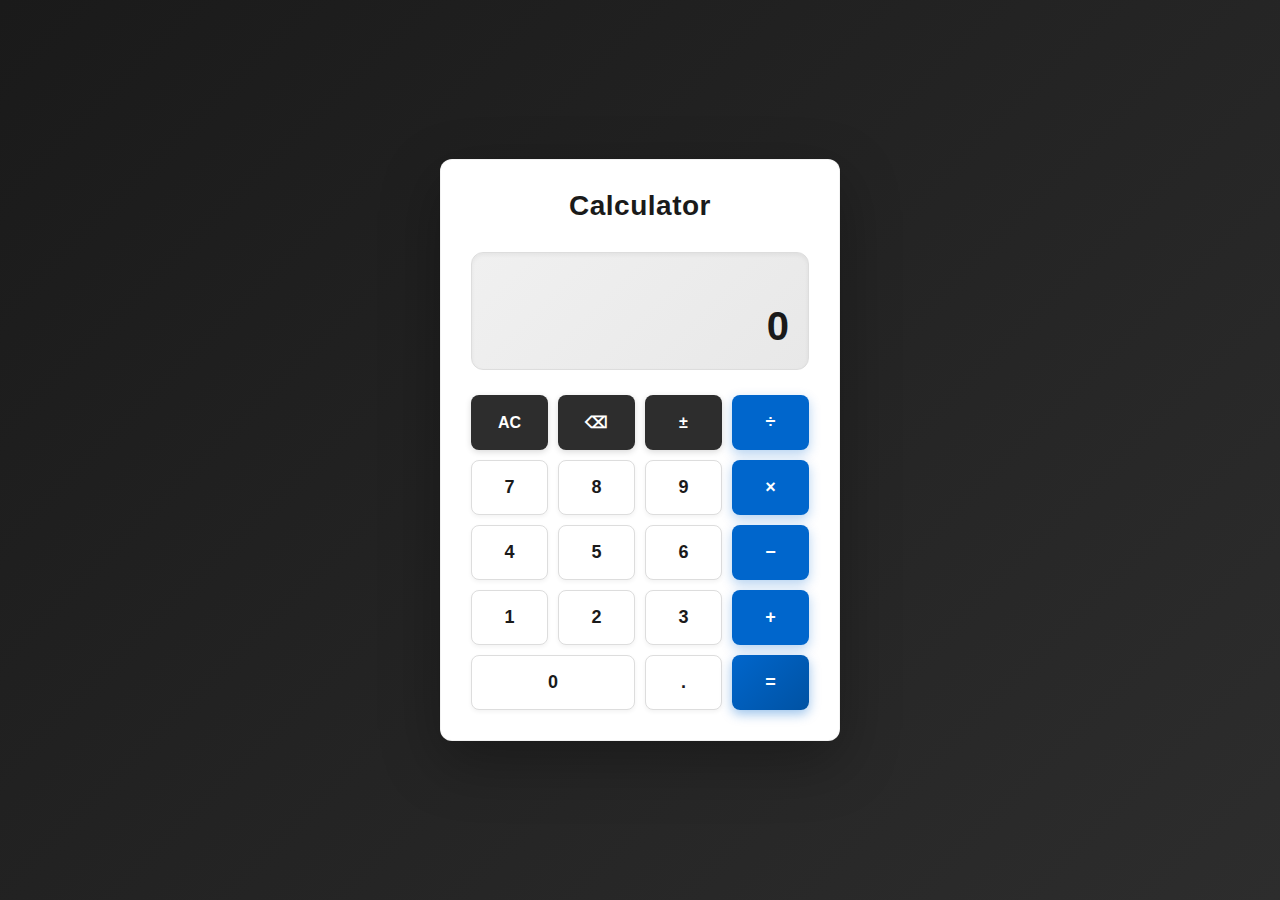
<file: calculator/index.html>
<!DOCTYPE html>
<html lang="en">
  <head>
    <meta charset="UTF-8" />
    <meta name="viewport" content="width=device-width, initial-scale=1.0" />
    <title>Calculator</title>
    <link rel="stylesheet" href="./style.css" />
  </head>
  <body>
    <main class="calculator-container">
      <div class="calculator-wrapper">
        <header class="calculator-header">
          <h1 class="calculator-title">Calculator</h1>
        </header>

        <div class="display-panel" aria-live="polite">
          <div class="expression-display" id="expression"></div>
          <div class="result-display" id="result">0</div>
        </div>

        <div class="buttons-grid" id="keys">
          <button class="btn btn--function" data-action="clear">AC</button>
          <button class="btn btn--function" data-action="backspace">⌫</button>
          <button class="btn btn--function" data-action="sign">±</button>
          <button class="btn btn--operator" data-op="/">÷</button>

          <button class="btn btn--number" data-digit="7">7</button>
          <button class="btn btn--number" data-digit="8">8</button>
          <button class="btn btn--number" data-digit="9">9</button>
          <button class="btn btn--operator" data-op="*">×</button>

          <button class="btn btn--number" data-digit="4">4</button>
          <button class="btn btn--number" data-digit="5">5</button>
          <button class="btn btn--number" data-digit="6">6</button>
          <button class="btn btn--operator" data-op="-">−</button>

          <button class="btn btn--number" data-digit="1">1</button>
          <button class="btn btn--number" data-digit="2">2</button>
          <button class="btn btn--number" data-digit="3">3</button>
          <button class="btn btn--operator" data-op="+">+</button>

          <button class="btn btn--number btn--wide" data-digit="0">0</button>
          <button class="btn btn--number" data-action="dot">.</button>
          <button class="btn btn--equals" data-action="equals">=</button>
        </div>
      </div>
    </main>

    <script src="./script.js"></script>
  </body>
</html>
</file>
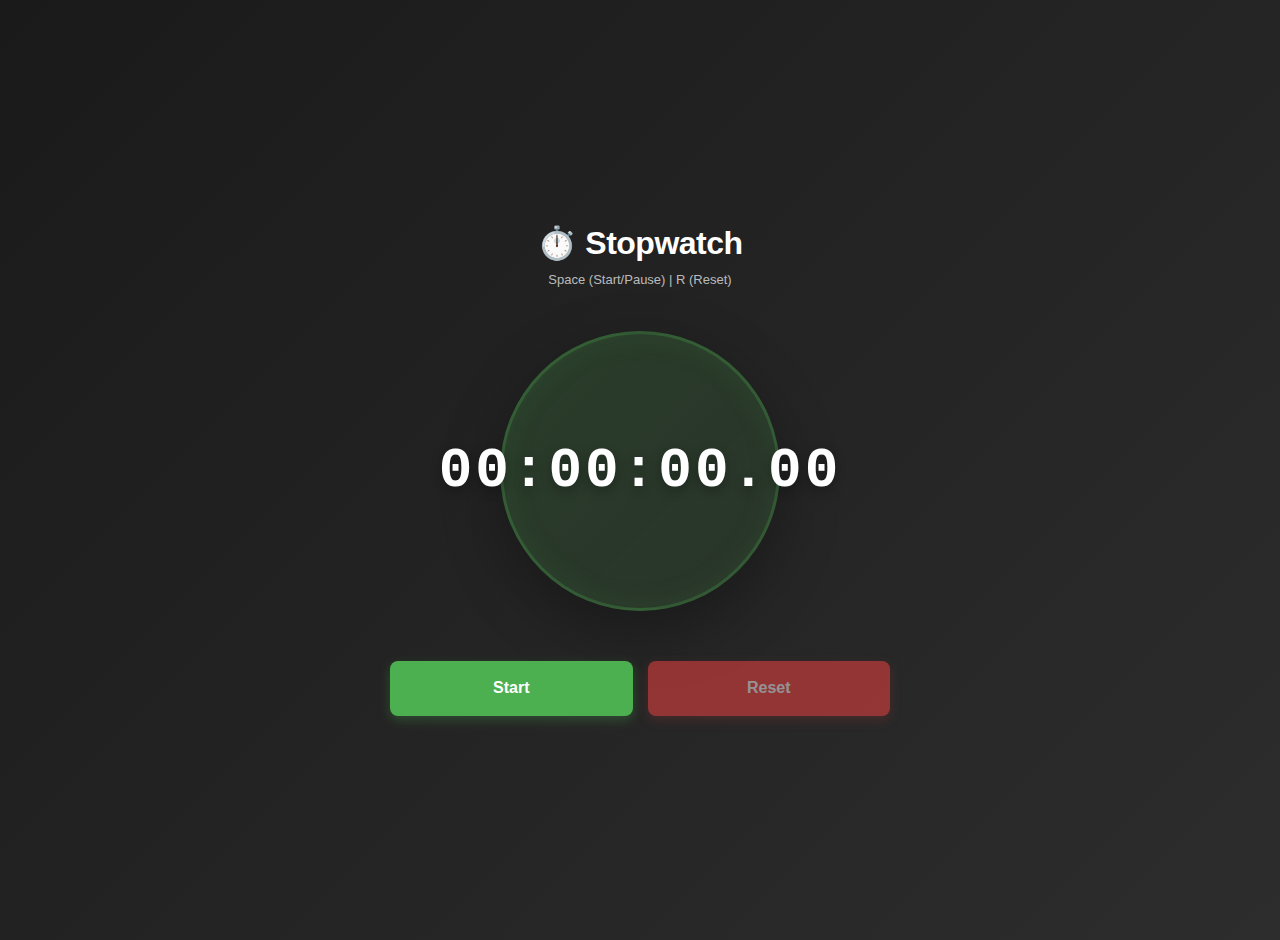
<file: stopwatch/index.html>
<!DOCTYPE html>
<html lang="en">
  <head>
    <meta charset="UTF-8" />
    <meta name="viewport" content="width=device-width, initial-scale=1.0" />
    <title>Stopwatch</title>
    <link rel="stylesheet" href="./style.css" />
  </head>
  <body>
    <main class="stopwatch-app">
      <div class="stopwatch-container">
        <header class="app-header">
          <h1 class="app-title">⏱️ Stopwatch</h1>
          <p class="app-subtitle">Space (Start/Pause) | R (Reset)</p>
        </header>

        <div class="timer-display-section">
          <div class="timer-ring">
            <div class="timer-content">
              <div class="time-display" id="time">00:00:00.00</div>
            </div>
          </div>
        </div>

        <div class="controls-grid">
          <button class="btn btn--primary" id="startPause">Start</button>
          <button class="btn btn--danger" id="reset" disabled>Reset</button>
        </div>
      </div>
    </main>

    <script src="./script.js"></script>
  </body>
</html>
</file>
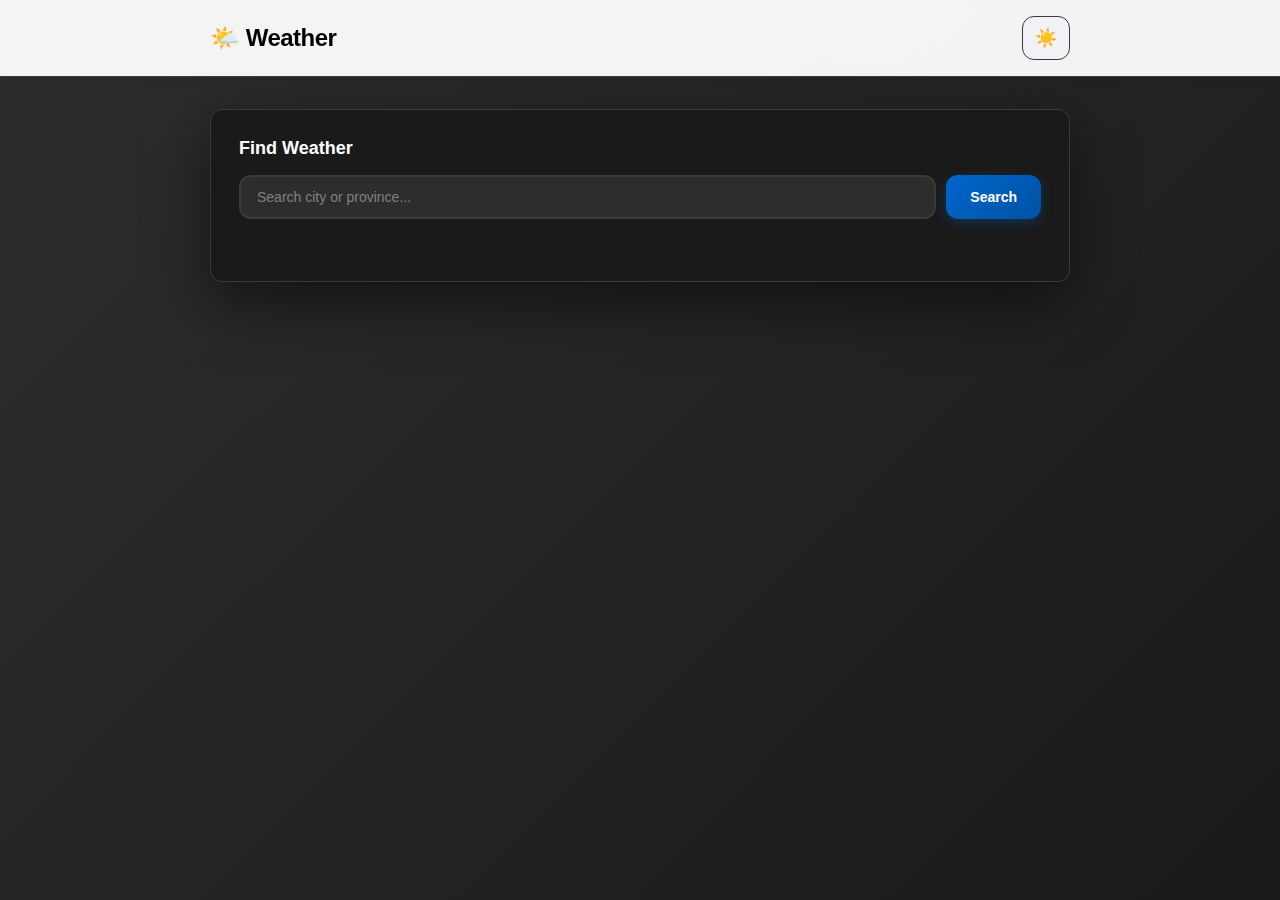
<file: weather-api/index.html>
<!DOCTYPE html>
<html lang="en">
<head>
  <meta charset="UTF-8" />
  <title>Weather App</title>
  <meta name="viewport" content="width=device-width, initial-scale=1" />
  <link rel="stylesheet" href="style.css" />
</head>
<body>
  <main class="weather-app">
    <!-- Top Navigation Bar -->
    <nav class="app-navbar">
      <div class="navbar-content">
        <h1 class="app-title">🌤️ Weather</h1>
        <button id="themeToggle" class="theme-toggle" aria-label="Toggle theme">🌙</button>
      </div>
    </nav>

    <!-- Main Content -->
    <div class="app-content">
      <div class="search-card">
        <h2 class="search-title">Find Weather</h2>
        <div class="search-form">
          <input
            type="text"
            id="cityInput"
            class="input-field"
            placeholder="Search city or province..."
            autocomplete="off"
          />
          <button id="searchBtn" class="btn btn--primary">
            <span>Search</span>
          </button>
        </div>
        <select id="placeSelect" class="place-select hidden" aria-label="Choose location"></select>
        <p id="status" class="status" aria-live="polite"></p>
        <div id="errorBox" class="error-box hidden" role="alert"></div>
      </div>

      <!-- Weather Display Section -->
      <div id="weatherResult" class="weather-display hidden">
        <div class="weather-hero">
          <div class="location-info">
            <h2 id="cityName" class="city-name"></h2>
            <p id="country" class="country-text"></p>
          </div>
          <div class="temp-display">
            <span id="temp" class="temperature"></span>
            <span class="temp-unit">°C</span>
          </div>
        </div>

        <p id="description" class="weather-description"></p>

        <div class="details-grid">
          <div class="detail-card">
            <div class="detail-icon">🌡️</div>
            <div class="detail-content">
              <span class="detail-label">Feels Like</span>
              <span id="feelsLike" class="detail-value"></span>°C
            </div>
          </div>
          <div class="detail-card">
            <div class="detail-icon">💧</div>
            <div class="detail-content">
              <span class="detail-label">Humidity</span>
              <span id="humidity" class="detail-value"></span>%
            </div>
          </div>
          <div class="detail-card">
            <div class="detail-icon">💨</div>
            <div class="detail-content">
              <span class="detail-label">Wind Speed</span>
              <span id="wind" class="detail-value"></span>m/s
            </div>
          </div>
        </div>
      </div>

      <!-- Forecast Section -->
      <div id="forecastBox" class="forecast-container hidden">
        <h3 class="forecast-title">📅 5-Day Forecast</h3>
        <div id="forecastGrid" class="forecast-grid"></div>
      </div>
    </div>
  </main>

  <script src="script.js"></script>
</body>
</html>
</file>
<file: calculator/style.css>
/* ===== Global Styles ===== */
* {
  margin: 0;
  padding: 0;
  box-sizing: border-box;
}

:root {
  --color-black: #1a1a1a;
  --color-white: #ffffff;
  --color-light-gray: #f5f5f5;
  --color-dark-gray: #2d2d2d;
  --color-accent: #0066cc;
  --color-error: #ff4444;
  --transition-speed: 0.2s;
  --border-radius: 12px;
}

body {
  font-family: "Segoe UI", Tahoma, Geneva, Verdana, sans-serif;
  background: linear-gradient(135deg, #1a1a1a 0%, #2d2d2d 100%);
  min-height: 100vh;
  display: flex;
  justify-content: center;
  align-items: center;
  padding: 20px;
}

/* ===== Main Container ===== */
.calculator-container {
  width: 100%;
  max-width: 400px;
  animation: slideInDown 0.6s ease-out;
}

@keyframes slideInDown {
  from {
    opacity: 0;
    transform: translateY(-30px);
  }
  to {
    opacity: 1;
    transform: translateY(0);
  }
}

.calculator-wrapper {
  background: var(--color-white);
  border-radius: var(--border-radius);
  box-shadow: 0 20px 60px rgba(0, 0, 0, 0.3),
              0 0 1px rgba(0, 0, 0, 0.1);
  padding: 30px;
  border: 1px solid rgba(0, 0, 0, 0.05);
}

/* ===== Header ===== */
.calculator-header {
  text-align: center;
  margin-bottom: 30px;
  animation: fadeIn 0.6s ease-out 0.2s both;
}

@keyframes fadeIn {
  from {
    opacity: 0;
  }
  to {
    opacity: 1;
  }
}

.calculator-title {
  font-size: 28px;
  color: var(--color-black);
  margin-bottom: 8px;
  font-weight: 700;
  letter-spacing: 0.5px;
}

.calculator-subtitle {
  font-size: 12px;
  color: #999;
  font-weight: 400;
  line-height: 1.6;
}

/* ===== Display Panel ===== */
.display-panel {
  background: linear-gradient(135deg, #f0f0f0 0%, #e8e8e8 100%);
  border-radius: var(--border-radius);
  padding: 20px;
  margin-bottom: 25px;
  border: 1px solid #ddd;
  box-shadow: inset 0 2px 4px rgba(0, 0, 0, 0.05);
  animation: slideInDown 0.5s ease-out 0.15s both;
}

.expression-display {
  font-size: 14px;
  color: #666;
  text-align: right;
  margin-bottom: 10px;
  min-height: 18px;
  font-weight: 500;
  transition: color var(--transition-speed);
}

.result-display {
  font-size: 40px;
  color: var(--color-black);
  text-align: right;
  font-weight: 600;
  word-wrap: break-word;
  word-break: break-all;
  letter-spacing: -1px;
  min-height: 48px;
  display: flex;
  align-items: flex-end;
  justify-content: flex-end;
  animation: fadeIn 0.3s ease-out;
}

/* ===== Button Grid ===== */
.buttons-grid {
  display: grid;
  grid-template-columns: repeat(4, 1fr);
  gap: 10px;
  animation: slideInUp 0.5s ease-out 0.25s both;
}

@keyframes slideInUp {
  from {
    opacity: 0;
    transform: translateY(20px);
  }
  to {
    opacity: 1;
    transform: translateY(0);
  }
}

/* ===== Button Base Styles ===== */
.btn {
  border: none;
  border-radius: 8px;
  font-size: 18px;
  font-weight: 600;
  cursor: pointer;
  transition: all var(--transition-speed) ease;
  outline: none;
  min-height: 55px;
  position: relative;
  overflow: hidden;
  user-select: none;
  -webkit-user-select: none;
}

.btn::before {
  content: '';
  position: absolute;
  top: 50%;
  left: 50%;
  width: 0;
  height: 0;
  border-radius: 50%;
  background: rgba(255, 255, 255, 0.5);
  transform: translate(-50%, -50%);
  transition: width 0.6s, height 0.6s;
  pointer-events: none;
}

.btn:active::before {
  width: 300px;
  height: 300px;
}

/* Number Buttons */
.btn--number {
  background: var(--color-white);
  color: var(--color-black);
  border: 1.5px solid #ddd;
  box-shadow: 0 2px 4px rgba(0, 0, 0, 0.05);
}

.btn--number:hover {
  background: var(--color-light-gray);
  border-color: #ccc;
  box-shadow: 0 4px 8px rgba(0, 0, 0, 0.1);
  transform: translateY(-2px);
}

.btn--number:active {
  transform: translateY(0);
  box-shadow: 0 1px 2px rgba(0, 0, 0, 0.05);
}

/* Operator Buttons */
.btn--operator {
  background: var(--color-accent);
  color: var(--color-white);
  border: none;
  font-weight: 700;
  box-shadow: 0 4px 12px rgba(0, 102, 204, 0.3);
}

.btn--operator:hover {
  background: #0052a3;
  box-shadow: 0 6px 16px rgba(0, 102, 204, 0.4);
  transform: translateY(-2px);
}

.btn--operator:active {
  transform: translateY(0);
  box-shadow: 0 2px 6px rgba(0, 102, 204, 0.2);
}

/* Function Buttons */
.btn--function {
  background: var(--color-dark-gray);
  color: var(--color-white);
  border: none;
  font-size: 16px;
  box-shadow: 0 2px 6px rgba(0, 0, 0, 0.15);
}

.btn--function:hover {
  background: #1a1a1a;
  box-shadow: 0 4px 10px rgba(0, 0, 0, 0.25);
  transform: translateY(-2px);
}

.btn--function:active {
  transform: translateY(0);
  box-shadow: 0 1px 3px rgba(0, 0, 0, 0.15);
}

/* Equals Button */
.btn--equals {
  background: linear-gradient(135deg, var(--color-accent) 0%, #0052a3 100%);
  color: var(--color-white);
  border: none;
  font-weight: 700;
  box-shadow: 0 4px 12px rgba(0, 102, 204, 0.4);
}

.btn--equals:hover {
  box-shadow: 0 6px 20px rgba(0, 102, 204, 0.5);
  transform: translateY(-2px);
}

.btn--equals:active {
  transform: translateY(0);
  box-shadow: 0 2px 8px rgba(0, 102, 204, 0.3);
}

/* Wide Button (0) */
.btn--wide {
  grid-column: 1 / 3;
}

/* ===== Responsive Design ===== */
@media (max-width: 480px) {
  .calculator-wrapper {
    padding: 20px;
  }

  .calculator-title {
    font-size: 24px;
  }

  .result-display {
    font-size: 32px;
  }

  .btn {
    min-height: 50px;
    font-size: 16px;
  }

  .buttons-grid {
    gap: 8px;
  }
}

/* ===== Accessibility ===== */
.btn:focus-visible {
  outline: 2px solid var(--color-accent);
  outline-offset: 2px;
}

/* Error State Animation */
@keyframes errorShake {
  0%, 100% { transform: translateX(0); }
  25% { transform: translateX(-5px); }
  75% { transform: translateX(5px); }
}

.result-display.error {
  animation: errorShake 0.4s ease-in-out;
  color: var(--color-error);
}
</file>
<file: stopwatch/style.css>
/* ===== Global Styles ===== */
* {
  margin: 0;
  padding: 0;
  box-sizing: border-box;
}

:root {
  --color-black: #1a1a1a;
  --color-white: #ffffff;
  --color-light-gray: #f5f5f5;
  --color-dark-gray: #2d2d2d;
  --color-primary: #4CAF50;
  --color-danger: #ff4444;
  --transition-speed: 0.2s;
  --border-radius: 12px;
}

body {
  font-family: -apple-system, BlinkMacSystemFont, "Segoe UI", "Roboto", "Oxygen", "Ubuntu", "Cantarell", sans-serif;
  background: linear-gradient(135deg, #1a1a1a 0%, #2d2d2d 100%);
  min-height: 100vh;
  display: flex;
  justify-content: center;
  align-items: center;
  padding: 20px;
}

/* ===== Main Container ===== */
.stopwatch-app {
  display: flex;
  flex-direction: column;
  justify-content: center;
  align-items: center;
  width: 100%;
  min-height: 100vh;
}

.stopwatch-container {
  width: 100%;
  max-width: 500px;
  animation: slideInDown 0.6s ease-out;
}

@keyframes slideInDown {
  from {
    opacity: 0;
    transform: translateY(-30px);
  }
  to {
    opacity: 1;
    transform: translateY(0);
  }
}

/* ===== Header ===== */
.app-header {
  text-align: center;
  margin-bottom: 40px;
  animation: fadeIn 0.6s ease-out 0.2s both;
}

@keyframes fadeIn {
  from {
    opacity: 0;
  }
  to {
    opacity: 1;
  }
}

.app-title {
  font-size: 32px;
  color: var(--color-white);
  margin-bottom: 8px;
  font-weight: 700;
  letter-spacing: -0.5px;
}

.app-subtitle {
  font-size: 13px;
  color: rgba(255, 255, 255, 0.7);
  font-weight: 400;
  line-height: 1.6;
}

/* ===== Display Panel ===== */
.timer-display-section {
  display: flex;
  justify-content: center;
  align-items: center;
  margin-bottom: 50px;
  animation: slideInDown 0.5s ease-out 0.15s both;
}

.timer-ring {
  position: relative;
  width: 280px;
  height: 280px;
  border-radius: 50%;
  background: linear-gradient(135deg, rgba(76, 175, 80, 0.2) 0%, rgba(76, 175, 80, 0.1) 100%);
  border: 3px solid rgba(76, 175, 80, 0.3);
  display: flex;
  justify-content: center;
  align-items: center;
  box-shadow: 0 20px 60px rgba(0, 0, 0, 0.3),
              inset 0 0 30px rgba(76, 175, 80, 0.1);
}

.timer-content {
  width: 100%;
  height: 100%;
  display: flex;
  justify-content: center;
  align-items: center;
  border-radius: 50%;
}

.time-display {
  font-size: 56px;
  color: var(--color-white);
  font-weight: 700;
  font-family: "Courier New", monospace;
  letter-spacing: 3px;
  text-shadow: 0 4px 12px rgba(0, 0, 0, 0.3);
  animation: fadeIn 0.3s ease-out;
}

/* ===== Controls Grid ===== */
.controls-grid {
  display: grid;
  grid-template-columns: 1fr 1fr;
  gap: 15px;
  animation: slideInUp 0.5s ease-out 0.25s both;
}

@keyframes slideInUp {
  from {
    opacity: 0;
    transform: translateY(20px);
  }
  to {
    opacity: 1;
    transform: translateY(0);
  }
}

/* ===== Button Styles ===== */
.btn {
  border: none;
  border-radius: 8px;
  font-size: 16px;
  font-weight: 600;
  cursor: pointer;
  transition: all var(--transition-speed) ease;
  outline: none;
  min-height: 55px;
  position: relative;
  overflow: hidden;
  user-select: none;
  -webkit-user-select: none;
}

.btn::before {
  content: '';
  position: absolute;
  top: 50%;
  left: 50%;
  width: 0;
  height: 0;
  border-radius: 50%;
  background: rgba(255, 255, 255, 0.5);
  transform: translate(-50%, -50%);
  transition: width 0.6s, height 0.6s;
  pointer-events: none;
}

.btn:active::before {
  width: 300px;
  height: 300px;
}

/* Primary Button */
.btn--primary {
  background: var(--color-primary);
  color: var(--color-white);
  border: none;
  box-shadow: 0 4px 12px rgba(76, 175, 80, 0.3);
  font-weight: 700;
}

.btn--primary:hover:not(:disabled) {
  background: #45a049;
  box-shadow: 0 6px 16px rgba(76, 175, 80, 0.4);
  transform: translateY(-2px);
}

.btn--primary:active:not(:disabled) {
  transform: translateY(0);
  box-shadow: 0 2px 6px rgba(76, 175, 80, 0.2);
}

.btn--primary:disabled {
  opacity: 0.6;
  cursor: not-allowed;
}

/* Danger Button */
.btn--danger {
  background: var(--color-danger);
  color: var(--color-white);
  border: none;
  box-shadow: 0 4px 12px rgba(255, 68, 68, 0.3);
  font-weight: 700;
}

.btn--danger:hover:not(:disabled) {
  background: #ff2222;
  box-shadow: 0 6px 16px rgba(255, 68, 68, 0.4);
  transform: translateY(-2px);
}

.btn--danger:active:not(:disabled) {
  transform: translateY(0);
  box-shadow: 0 2px 6px rgba(255, 68, 68, 0.2);
}

.btn--danger:disabled {
  opacity: 0.5;
  cursor: not-allowed;
}

/* ===== Responsive Design ===== */
@media (max-width: 480px) {
  .stopwatch-wrapper {
    padding: 20px;
  }

  .stopwatch-title {
    font-size: 24px;
  }

  .time-display {
    font-size: 44px;
  }

  .controls-grid {
    gap: 10px;
  }

  .btn {
    min-height: 50px;
    font-size: 14px;
  }
}

/* ===== Accessibility ===== */
.btn:focus-visible {
  outline: 2px solid var(--color-primary);
  outline-offset: 2px;
}

.btn--danger:focus-visible {
  outline-color: var(--color-danger);
}
</file>
<file: weather-api/style.css>
/* ===== Global Styles ===== */
* {
  margin: 0;
  padding: 0;
  box-sizing: border-box;
}

:root {
  /* Light Mode */
  --bg-primary: #ffffff;
  --bg-secondary: #f5f5f5;
  --bg-gradient-start: #f0f0f0;
  --bg-gradient-end: #e8e8e8;
  --text-primary: #1a1a1a;
  --text-secondary: #666;
  --text-tertiary: #999;
  --border-color: #ddd;
  --input-bg: #ffffff;
  --input-border: #ccc;
  --card-shadow: 0 20px 60px rgba(0, 0, 0, 0.1);
  --button-shadow: 0 4px 12px rgba(0, 102, 204, 0.3);
  --color-primary: #0066cc;
  --color-primary-dark: #0052a3;
  --color-success: #4CAF50;
  --color-error: #ff4444;
  --transition-speed: 0.3s;
  --border-radius: 12px;
}

/* Dark Mode */
html[data-theme="dark"] {
  --bg-primary: #1a1a1a;
  --bg-secondary: #2d2d2d;
  --bg-gradient-start: #2a2a2a;
  --bg-gradient-end: #242424;
  --text-primary: #ffffff;
  --text-secondary: #b0b0b0;
  --text-tertiary: #808080;
  --border-color: #3a3a3a;
  --input-bg: #2d2d2d;
  --input-border: #444;
  --card-shadow: 0 20px 60px rgba(0, 0, 0, 0.5);
  --button-shadow: 0 4px 12px rgba(0, 102, 204, 0.4);
}

html {
  scroll-behavior: smooth;
}

body {
  font-family: -apple-system, BlinkMacSystemFont, "Segoe UI", "Roboto", "Oxygen", "Ubuntu", "Cantarell", sans-serif;
  background: linear-gradient(135deg, var(--bg-secondary) 0%, var(--bg-primary) 100%);
  min-height: 100vh;
  color: var(--text-primary);
  transition: background-color var(--transition-speed) ease;
}

/* ===== App Layout ===== */
.weather-app {
  display: flex;
  flex-direction: column;
  min-height: 100vh;
}

.app-navbar {
  background: var(--navbar-bg, rgba(255, 255, 255, 0.95));
  backdrop-filter: blur(10px);
  border-bottom: 1px solid var(--border-color);
  position: sticky;
  top: 0;
  z-index: 100;
  box-shadow: 0 2px 8px rgba(0, 0, 0, 0.08);
  transition: all var(--transition-speed) ease;
}

.navbar-content {
  max-width: 900px;
  margin: 0 auto;
  padding: 16px 20px;
  display: flex;
  justify-content: space-between;
  align-items: center;
}

.app-title {
  font-size: 24px;
  font-weight: 700;
  color: #000000;
  letter-spacing: -0.5px;
}

.app-content {
  flex: 1;
  max-width: 900px;
  margin: 0 auto;
  padding: 32px 20px;
  width: 100%;
}

/* ===== Theme Toggle ===== */
.theme-toggle {
  background: var(--bg-tertiary, #f0f2f5);
  border: 1px solid var(--border-color);
  border-radius: 12px;
  padding: 8px 12px;
  font-size: 18px;
  cursor: pointer;
  transition: all var(--transition-speed) ease;
  display: flex;
  align-items: center;
  justify-content: center;
  min-width: 44px;
  min-height: 44px;
}

.theme-toggle:hover {
  background: var(--border-color);
  transform: scale(1.05);
}

.theme-toggle:active {
  transform: scale(0.95);
}

/* ===== Search Card ===== */
.search-card {
  background: var(--bg-primary);
  border-radius: var(--border-radius);
  padding: 28px;
  box-shadow: var(--card-shadow);
  border: 1px solid var(--border-color);
  margin-bottom: 28px;
  animation: slideInDown 0.6s ease-out;
}

.search-title {
  font-size: 18px;
  font-weight: 600;
  color: var(--text-primary);
  margin-bottom: 16px;
}

.search-form {
  display: flex;
  gap: 10px;
  margin-bottom: 16px;
}

.input-field {
  flex: 1;
  padding: 12px 16px;
  border: 2px solid var(--border-color);
  border-radius: 12px;
  background: var(--bg-secondary);
  color: var(--text-primary);
  font-size: 14px;
  transition: all var(--transition-speed) ease;
  font-weight: 500;
}

.input-field:focus {
  outline: none;
  border-color: var(--color-primary);
  background: var(--bg-primary);
  box-shadow: 0 0 0 3px rgba(0, 102, 204, 0.1);
}

.input-field::placeholder {
  color: var(--text-tertiary);
}

/* ===== Buttons ===== */
.btn {
  border: none;
  border-radius: 12px;
  font-size: 14px;
  font-weight: 600;
  cursor: pointer;
  transition: all var(--transition-speed) ease;
  outline: none;
  min-height: 44px;
  padding: 0 24px;
  position: relative;
  overflow: hidden;
  user-select: none;
  display: flex;
  align-items: center;
  justify-content: center;
  gap: 8px;
  white-space: nowrap;
}

.btn::before {
  content: '';
  position: absolute;
  top: 50%;
  left: 50%;
  width: 0;
  height: 0;
  border-radius: 50%;
  background: rgba(255, 255, 255, 0.3);
  transform: translate(-50%, -50%);
  transition: width 0.6s, height 0.6s;
  pointer-events: none;
}

.btn:active::before {
  width: 300px;
  height: 300px;
}

.btn--primary {
  background: linear-gradient(135deg, var(--color-primary) 0%, var(--color-primary-dark) 100%);
  color: white;
  box-shadow: 0 4px 12px rgba(0, 102, 204, 0.3);
}

.btn--primary:hover:not(:disabled) {
  transform: translateY(-2px);
  box-shadow: 0 6px 20px rgba(0, 102, 204, 0.4);
}

.btn--primary:active:not(:disabled) {
  transform: translateY(0);
  box-shadow: 0 2px 8px rgba(0, 102, 204, 0.2);
}

.btn--primary:disabled {
  opacity: 0.6;
  cursor: not-allowed;
}

/* ===== Status & Error ===== */
.status {
  font-size: 13px;
  color: var(--text-secondary);
  margin-top: 12px;
  min-height: 18px;
  animation: fadeIn 0.3s ease-out;
}

@keyframes fadeIn {
  from { opacity: 0; }
  to { opacity: 1; }
}

.error-box {
  background: rgba(255, 68, 68, 0.1);
  border: 1px solid var(--color-error);
  border-radius: 12px;
  padding: 12px 16px;
  color: var(--color-error);
  font-size: 13px;
  margin-top: 12px;
  font-weight: 500;
  animation: slideInDown 0.3s ease-out;
}

.hidden {
  display: none !important;
}

/* ===== Place Select ===== */
.place-select {
  width: 100%;
  padding: 12px 16px;
  margin-top: 12px;
  border: 2px solid var(--border-color);
  border-radius: 12px;
  background: var(--bg-secondary);
  color: var(--text-primary);
  font-size: 14px;
  cursor: pointer;
  transition: all var(--transition-speed) ease;
  font-weight: 500;
}

.place-select:focus {
  outline: none;
  border-color: var(--color-primary);
  background: var(--bg-primary);
}

/* ===== Weather Display ===== */
.weather-display {
  background: var(--bg-primary);
  border-radius: var(--border-radius);
  padding: 28px;
  box-shadow: var(--card-shadow);
  border: 1px solid var(--border-color);
  margin-bottom: 28px;
  animation: slideInUp 0.6s ease-out;
}

@keyframes slideInUp {
  from {
    opacity: 0;
    transform: translateY(20px);
  }
  to {
    opacity: 1;
    transform: translateY(0);
  }
}

.weather-hero {
  display: flex;
  justify-content: space-between;
  align-items: flex-start;
  margin-bottom: 24px;
  gap: 20px;
}

.location-info {
  flex: 1;
}

.city-name {
  font-size: 32px;
  font-weight: 700;
  color: var(--text-primary);
  margin-bottom: 4px;
}

.country-text {
  font-size: 13px;
  color: var(--text-tertiary);
  font-weight: 500;
}

.temp-display {
  display: flex;
  align-items: flex-start;
  gap: 8px;
}

.temperature {
  font-size: 56px;
  font-weight: 700;
  color: var(--color-primary);
  line-height: 1;
}

.temp-unit {
  font-size: 18px;
  color: var(--text-secondary);
  margin-top: 8px;
  font-weight: 500;
}

.weather-description {
  font-size: 15px;
  color: var(--text-secondary);
  text-transform: capitalize;
  font-weight: 500;
  margin-bottom: 24px;
  letter-spacing: 0.3px;
}

/* ===== Details Grid ===== */
.details-grid {
  display: grid;
  grid-template-columns: repeat(auto-fit, minmax(140px, 1fr));
  gap: 12px;
}

.detail-card {
  background: var(--bg-tertiary);
  padding: 16px;
  border-radius: 12px;
  border: 1px solid var(--border-color);
  display: flex;
  align-items: center;
  gap: 12px;
  transition: all var(--transition-speed) ease;
}

.detail-card:hover {
  transform: translateY(-4px);
  box-shadow: var(--card-hover);
}

.detail-icon {
  font-size: 28px;
  min-width: 40px;
  text-align: center;
}

.detail-content {
  display: flex;
  flex-direction: column;
  gap: 4px;
}

.detail-label {
  display: block;
  font-size: 11px;
  color: var(--text-tertiary);
  text-transform: uppercase;
  letter-spacing: 0.5px;
  font-weight: 600;
}

.detail-value {
  font-size: 18px;
  font-weight: 700;
  color: var(--text-primary);
}

/* ===== Forecast Container ===== */
.forecast-container {
  background: var(--bg-primary);
  border-radius: var(--border-radius);
  padding: 28px;
  box-shadow: var(--card-shadow);
  border: 1px solid var(--border-color);
  animation: slideInUp 0.6s ease-out 0.1s both;
}

.forecast-title {
  font-size: 18px;
  font-weight: 600;
  color: var(--text-primary);
  margin-bottom: 20px;
}

.forecast-grid {
  display: grid;
  grid-template-columns: repeat(auto-fit, minmax(130px, 1fr));
  gap: 12px;
}

.forecast-item {
  background: var(--bg-tertiary);
  padding: 20px;
  border-radius: 12px;
  border: 1px solid var(--border-color);
  text-align: center;
  transition: all var(--transition-speed) ease;
  cursor: pointer;
  animation: slideInUp 0.5s ease-out backwards;
}

.forecast-item:nth-child(1) { animation-delay: 0.1s; }
.forecast-item:nth-child(2) { animation-delay: 0.15s; }
.forecast-item:nth-child(3) { animation-delay: 0.2s; }
.forecast-item:nth-child(4) { animation-delay: 0.25s; }
.forecast-item:nth-child(5) { animation-delay: 0.3s; }

.forecast-item:hover {
  transform: translateY(-6px);
  box-shadow: var(--card-hover);
  background: var(--bg-primary);
}

.forecast-date {
  font-size: 12px;
  color: var(--text-tertiary);
  margin-bottom: 10px;
  font-weight: 600;
  text-transform: uppercase;
  letter-spacing: 0.5px;
}

.forecast-temp {
  font-size: 22px;
  font-weight: 700;
  color: var(--color-primary);
  margin-bottom: 8px;
}

.forecast-desc {
  font-size: 12px;
  color: var(--text-secondary);
  text-transform: capitalize;
  line-height: 1.4;
}

/* ===== Responsive Design ===== */
@media (max-width: 768px) {
  .app-content {
    padding: 20px 16px;
  }

  .search-card,
  .weather-display,
  .forecast-container {
    padding: 20px;
  }

  .weather-hero {
    flex-direction: column;
    align-items: flex-start;
  }

  .temperature {
    font-size: 48px;
  }

  .city-name {
    font-size: 28px;
  }

  .search-form {
    flex-direction: column;
  }

  .btn {
    width: 100%;
  }

  .details-grid {
    grid-template-columns: 1fr;
  }

  .forecast-grid {
    grid-template-columns: repeat(auto-fit, minmax(100px, 1fr));
  }

  .detail-card {
    justify-content: center;
    text-align: center;
  }
}

@media (max-width: 480px) {
  .navbar-content {
    padding: 12px 16px;
  }

  .app-title {
    font-size: 20px;
  }

  .search-title {
    font-size: 16px;
  }

  .city-name {
    font-size: 24px;
  }

  .temperature {
    font-size: 40px;
  }

  .forecast-grid {
    grid-template-columns: repeat(auto-fit, minmax(90px, 1fr));
    gap: 8px;
  }

  .search-card,
  .weather-display,
  .forecast-container {
    padding: 16px;
    border-radius: 12px;
  }
}

/* ===== Accessibility ===== */
.btn:focus-visible {
  outline: 2px solid var(--color-primary);
  outline-offset: 2px;
}

.input-field:focus-visible {
  outline: 2px solid var(--color-primary);
  outline-offset: 2px;
}

@media (prefers-reduced-motion: reduce) {
  * {
    animation: none !important;
    transition: none !important;
  }
}
</file>
